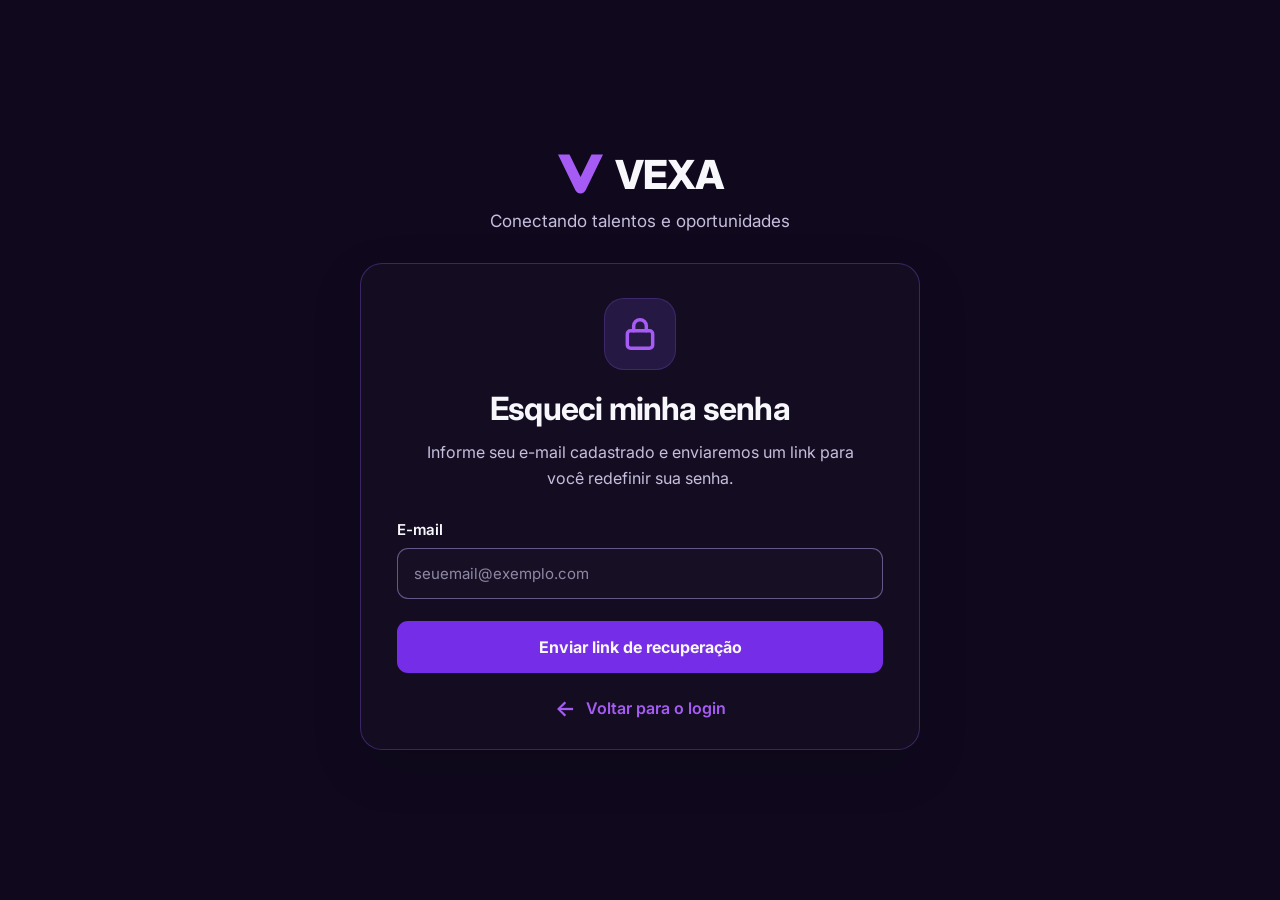
<file: senha/esqueci_senha.html>
<!DOCTYPE html>
<html lang="pt-BR">
<head>
  <meta charset="UTF-8">
  <meta name="viewport" content="width=device-width, initial-scale=1.0">
  <title>Esqueci minha senha | VEXA</title>

  <link rel="preconnect" href="https://fonts.googleapis.com">
  <link rel="preconnect" href="https://fonts.gstatic.com" crossorigin>
  <link href="https://fonts.googleapis.com/css2?family=Inter:wght@400;500;600;700;800&display=swap" rel="stylesheet">
  <script src="../../js/esqueciSenha.js" defer></script>
  <link rel="stylesheet" href="../../css/esqueciSenha.css">
</head>

<body>
  <main class="container">
    <header class="cabecalho">
      <div class="marca" aria-label="VEXA">
        <svg class="simbolo-marca" viewBox="0 0 49 49" aria-hidden="true">
          <path
            d="M2 4.5H13.5L24.5 27L35.5 4.5H47L30 39.5C28.8 42 26.8 43.5 24.5 43.5C22.2 43.5 20.2 42 19 39.5L2 4.5Z"
            fill="currentColor"
          />
        </svg>
        <span>VEXA</span>
      </div>

      <p class="marca-descricao">Conectando talentos e oportunidades</p>
    </header>

    <section class="card">
      <div class="icone-cadeado" aria-hidden="true">
        <svg viewBox="0 0 24 24">
          <rect x="4" y="10" width="16" height="11" rx="2"></rect>
          <path d="M8 10V7a4 4 0 0 1 8 0v3"></path>
        </svg>
      </div>

      <h2>Esqueci minha senha</h2>

      <p class="descricao">
        Informe seu e-mail cadastrado e enviaremos um link para você redefinir sua senha.
      </p>

      <form id="formRecuperacao">
        <div class="campo">
          <label for="email">E-mail</label>
          <input
            type="email"
            id="email"
            name="email"
            placeholder="seuemail@exemplo.com"
            autocomplete="email"
            required
          >
        </div>

        <button type="submit" class="botao">
          Enviar link de recuperação
        </button>
      </form>

      <a class="voltar-login" id="linkLogin" href="login.html?tipo=freelancer">
        <span class="seta" aria-hidden="true">←</span>
        Voltar para o login
      </a>
    </section>
  </main>
</body>
</html>
</file>
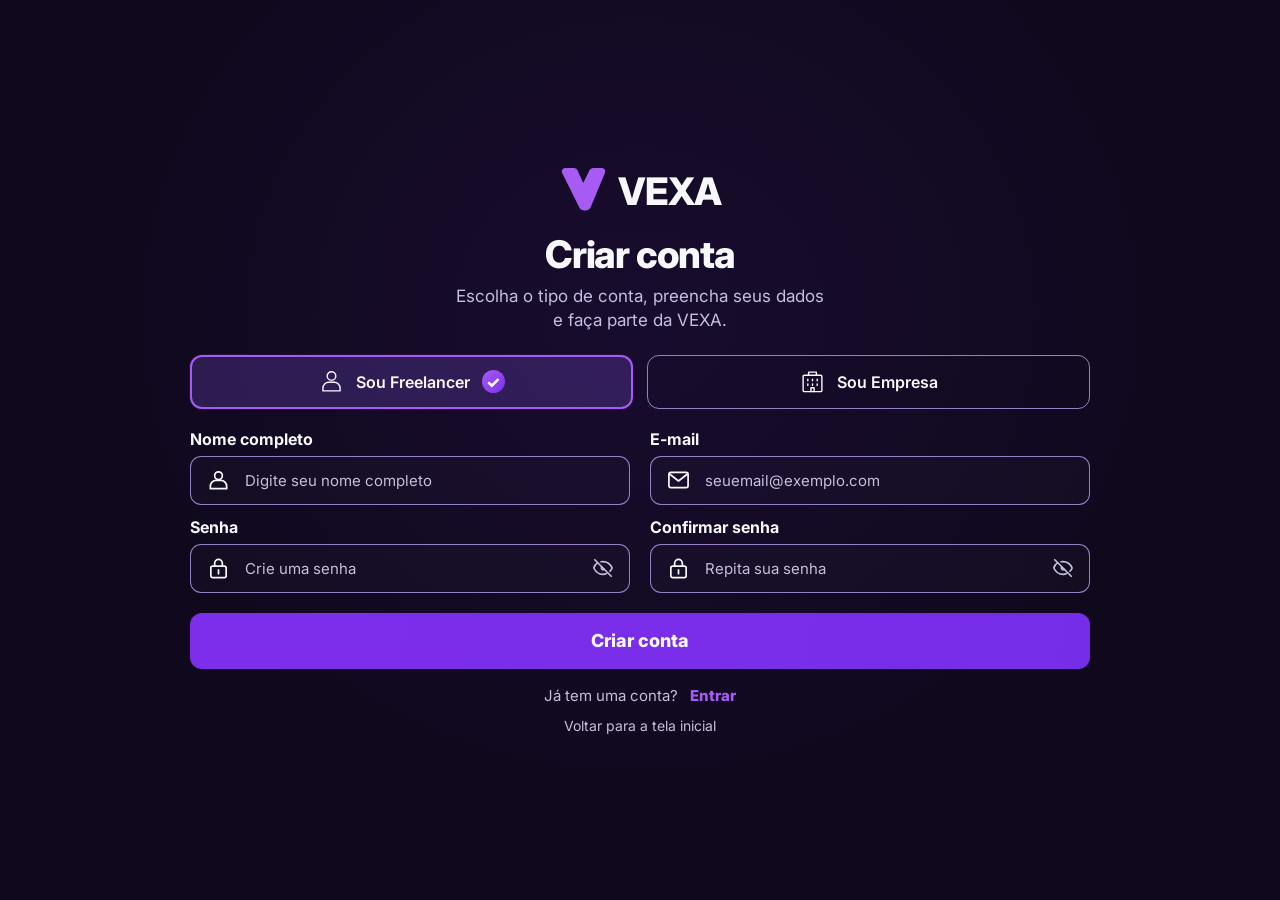
<file: pages/empresa/cadastroEmpresa.html>
<!DOCTYPE html>
<html lang="pt-BR">
<head>
  <meta charset="UTF-8">
  <meta name="viewport" content="width=device-width, initial-scale=1.0">
  <title>Criar conta | VEXA</title>

  <link rel="preconnect" href="https://fonts.googleapis.com">
  <link rel="preconnect" href="https://fonts.gstatic.com" crossorigin>
  <link href="https://fonts.googleapis.com/css2?family=Inter:wght@400;500;600;700;800&display=swap" rel="stylesheet">
  <link rel="stylesheet" href="../../css/cadastroEmpresa.css">
  <script src="../../js/cadastroEmpresa.js" defer></script>
</head>

<body>
  <main class="cadastro-container">

    <div class="marca" aria-label="VEXA">
      <svg class="simbolo-marca" viewBox="0 0 48 48" aria-hidden="true">
        <path
          d="M3 6.5C2.1 4.2 3.8 2 6.4 2h8.1c1.7 0 3.1 1 3.8 2.5l5.4 12.1 6.1-12.2C30.5 2.9 32 2 33.7 2h8c2.6 0 4.3 2.2 3.4 4.5L31 40.5c-.8 1.8-2.5 3-4.5 3h-2.2c-2 0-3.7-1.2-4.5-3L3 6.5Z"
          fill="currentColor"
        />
      </svg>
      <span>VEXA</span>
    </div>

    <header class="cabecalho">
      <h1>Criar conta</h1>
      <p class="descricao">
        Escolha o tipo de conta, preencha seus dados<br>
        e faça parte da VEXA.
      </p>
    </header>

    <div class="seletor-perfil" role="group" aria-label="Tipo de conta">
      <button
        type="button"
        class="perfil-botao"
        id="perfilFreelancer"
        aria-pressed="true"
      >
        <svg viewBox="0 0 32 32" aria-hidden="true">
          <circle cx="16" cy="9" r="5.5"></circle>
          <path d="M5 28v-3.5c0-4.2 3.4-7.5 7.5-7.5h7c4.1 0 7.5 3.3 7.5 7.5V28Z"></path>
        </svg>
        <span>Sou Freelancer</span>
        <span class="perfil-check" aria-hidden="true">✓</span>
      </button>

      <button
        type="button"
        class="perfil-botao"
        id="perfilEmpresa"
        aria-pressed="false"
      >
        <svg viewBox="0 0 32 32" aria-hidden="true">
          <rect x="4" y="8" width="24" height="21" rx="1.5"></rect>
          <path d="M11 8V4h10v4M10 13v2M16 13v2M22 13v2M10 19v2M16 19v2M22 19v2M14 29v-5h4v5"></path>
        </svg>
        <span>Sou Empresa</span>
        <span class="perfil-check" aria-hidden="true">✓</span>
      </button>
    </div>

    <form id="formCadastro">
      <div id="camposPerfil"></div>

      <button type="submit" class="botao-criar">Criar conta</button>
    </form>

    <p class="login-link">
      Já tem uma conta?
      <a id="linkLogin" href="login.html?tipo=freelancer">Entrar</a>
    </p>

    <a class="voltar" href="index.html">Voltar para a tela inicial</a>
  </main>
</body>
</html>
</file>
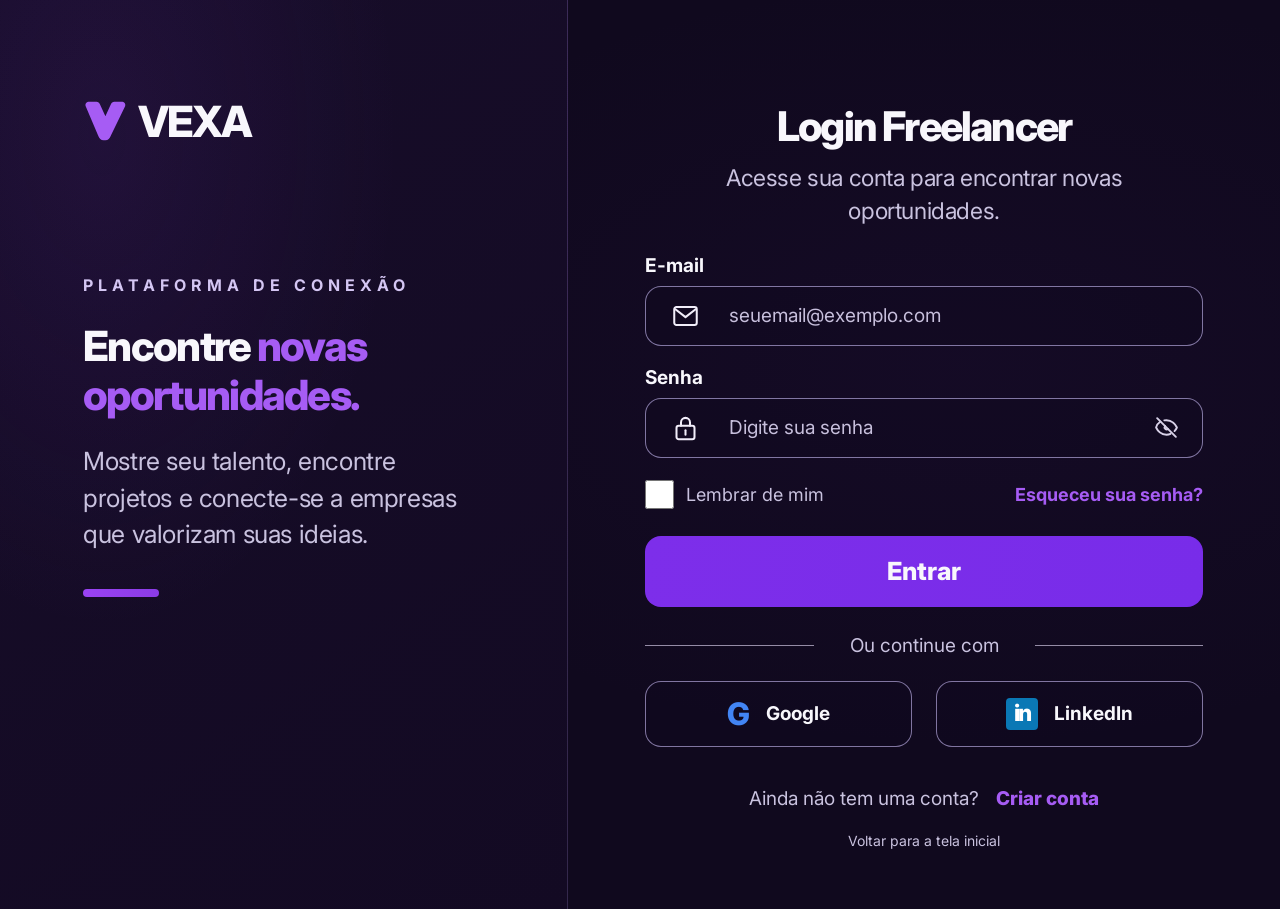
<file: pages/freelancer/loginFreelancer.html>
<!DOCTYPE html>
<html lang="pt-BR">
<head>
  <meta charset="UTF-8">
  <meta name="viewport" content="width=device-width, initial-scale=1.0">
  <title>Login | VEXA</title>

  <link rel="preconnect" href="https://fonts.googleapis.com">
  <link rel="preconnect" href="https://fonts.gstatic.com" crossorigin>
  <link href="https://fonts.googleapis.com/css2?family=Inter:wght@400;500;600;700;800&display=swap" rel="stylesheet">
  <link rel="stylesheet" href="../../css/loginFreelancer.css">
  <script src="../../js/loginFreelancer.js" defer></script>
</head>

<body>
  <main class="pagina">

    <section class="painel-apresentacao">
      <div class="marca">
        <svg class="simbolo-marca" viewBox="0 0 48 48" aria-hidden="true">
          <path d="M3 7C2 4 4 2 7 2h8c2 0 3 1 4 3l6 13 6-13c1-2 2-3 4-3h8c3 0 5 2 4 5L31 40c-1 3-3 5-6 5h-2c-3 0-5-2-6-5L3 7Z" fill="currentColor"/>
        </svg>
        <span>VEXA</span>
      </div>

      <div class="conteudo-apresentacao">
        <p class="etiqueta">Plataforma de conexão</p>

        <h1 id="tituloApresentacao">
          Encontre os <span>profissionais certos.</span>
        </h1>

        <p class="descricao" id="descricaoApresentacao">
          Publique projetos, monte sua equipe e transforme ideias em resultados com a VEXA.
        </p>

        <div class="linha-decorativa"></div>
      </div>
    </section>

    <section class="painel-login">
      <form class="formulario" id="loginForm">
        <div class="cabecalho-formulario">
          <h2 id="tituloLogin">Login Empresa</h2>
          <p class="subtitulo" id="subtituloLogin">
            Acesse sua conta para encontrar talentos e gerenciar seus projetos.
          </p>
        </div>

        <div class="campo">
          <label for="email" id="labelEmail">E-mail corporativo</label>

          <div class="campo-controle">
            <svg class="campo-icone" viewBox="0 0 24 24" fill="none" aria-hidden="true">
              <rect x="2" y="4" width="20" height="16" rx="2" stroke="currentColor" stroke-width="1.8"/>
              <path d="m3 6 9 7 9-7" stroke="currentColor" stroke-width="1.8" stroke-linecap="round" stroke-linejoin="round"/>
            </svg>

            <input
              type="email"
              id="email"
              placeholder="seuemail@empresa.com"
              autocomplete="email"
              required
            >
          </div>
        </div>

        <div class="campo">
          <label for="senha">Senha</label>

          <div class="campo-controle">
            <svg class="campo-icone" viewBox="0 0 24 24" fill="none" aria-hidden="true">
              <rect x="4" y="10" width="16" height="12" rx="2" stroke="currentColor" stroke-width="1.8"/>
              <path d="M8 10V7a4 4 0 0 1 8 0v3" stroke="currentColor" stroke-width="1.8" stroke-linecap="round"/>
              <path d="M12 14v4" stroke="currentColor" stroke-width="1.8" stroke-linecap="round"/>
            </svg>

            <input
              type="password"
              id="senha"
              placeholder="Digite sua senha"
              autocomplete="current-password"
              required
            >

            <button
              type="button"
              class="alternar-senha"
              id="alternarSenha"
              aria-label="Mostrar senha"
              title="Mostrar senha"
            >
              <svg viewBox="0 0 24 24" fill="none" aria-hidden="true">
                <path d="M3 3 21 21" stroke="currentColor" stroke-width="1.8" stroke-linecap="round"/>
                <path d="M10.6 10.6a2 2 0 0 0 2.8 2.8" stroke="currentColor" stroke-width="1.8" stroke-linecap="round"/>
                <path d="M9.9 5.2A10.8 10.8 0 0 1 12 5c5.2 0 8.7 4.2 10 7-0.5 1.1-1.3 2.3-2.3 3.4M6.2 6.2C3.9 7.7 2.5 10 2 12c1.3 2.8 4.8 7 10 7 1.4 0 2.7-.3 3.8-.9" stroke="currentColor" stroke-width="1.8" stroke-linecap="round" stroke-linejoin="round"/>
              </svg>
            </button>
          </div>
        </div>

        <div class="opcoes-login">
          <label class="lembrar">
            <input type="checkbox" id="lembrar">
            <span>Lembrar de mim</span>
          </label>

          <a href="#" id="esqueciSenha">Esqueceu sua senha?</a>
        </div>

        <button type="submit" class="botao-entrar">Entrar</button>

        <div class="divisor">Ou continue com</div>

        <div class="botoes-sociais">
          <button type="button" class="botao-social" data-social="Google">
            <span class="social-google" aria-hidden="true">G</span>
            Google
          </button>

          <button type="button" class="botao-social" data-social="LinkedIn">
            <span class="social-linkedin" aria-hidden="true">in</span>
            LinkedIn
          </button>
        </div>

        <p class="cadastro">
          Ainda não tem uma conta?
          <a id="linkCadastro" href="cadastro.html?tipo=empresa">Criar conta</a>
        </p>

        <a class="voltar" href="index.html">Voltar para a tela inicial</a>
      </form>
    </section>

  </main>

</body>
</html>
</file>
<file: css/esqueciSenha.css>
:root {
      --fundo: #10091e;
      --fundo-card: rgba(255, 255, 255, 0.018);
      --principal: #762de8;
      --destaque: #a65cf4;
      --suave: #c5aeff;
      --texto: #f8f7fc;
      --texto-suave: #c5bedc;
      --borda: rgba(134, 87, 232, 0.34);
      --campo: rgba(255, 255, 255, 0.015);
    }

    * {
      box-sizing: border-box;
      margin: 0;
      padding: 0;
    }

    body {
      min-height: 100vh;
      min-height: 100svh;
      display: flex;
      align-items: center;
      justify-content: center;
      padding: 32px 20px;
      background: var(--fundo);
      color: var(--texto);
      font-family: "Inter", sans-serif;
    }

    button,
    input {
      font: inherit;
    }

    .container {
      width: 100%;
      max-width: 560px;
      margin: auto;
    }

    /* Cabeçalho e marca */
    .cabecalho {
      text-align: center;
      margin-bottom: 28px;
    }

    .marca {
      display: flex;
      align-items: center;
      justify-content: center;
      gap: 10px;
      color: var(--texto);
      font-size: 40px;
      font-weight: 800;
      line-height: 1;
      letter-spacing: -1.2px;
    }

    .simbolo-marca {
      width: 49px;
      height: 49px;
      color: var(--destaque);
      flex: 0 0 auto;
    }

    .marca-descricao {
      margin-top: 10px;
      color: var(--texto-suave);
      font-size: 17px;
      font-weight: 400;
      line-height: 1.5;
    }

    /* Cartão de recuperação */
    .card {
      padding: 34px 36px 30px;
      border: 1px solid var(--borda);
      border-radius: 22px;
      background: var(--fundo-card);
      box-shadow: 0 18px 50px rgba(0, 0, 0, 0.16);
    }

    .icone-cadeado {
      width: 72px;
      height: 72px;
      display: flex;
      align-items: center;
      justify-content: center;
      margin: 0 auto 20px;
      border: 1px solid rgba(134, 87, 232, 0.24);
      border-radius: 20px;
      background: rgba(134, 87, 232, 0.16);
    }

    .icone-cadeado svg {
      width: 38px;
      height: 38px;
      fill: none;
      stroke: var(--destaque);
      stroke-width: 2.2;
      stroke-linecap: round;
      stroke-linejoin: round;
    }

    .card h2 {
      margin-bottom: 12px;
      font-size: clamp(27px, 4vw, 32px);
      font-weight: 700;
      line-height: 1.2;
      letter-spacing: -0.8px;
      text-align: center;
    }

    .descricao {
      max-width: 450px;
      margin: 0 auto 28px;
      color: var(--texto-suave);
      font-size: 16px;
      line-height: 1.6;
      text-align: center;
    }

    .campo {
      margin-bottom: 22px;
    }

    .campo label {
      display: block;
      margin-bottom: 9px;
      font-size: 15px;
      font-weight: 600;
    }

    .campo input {
      width: 100%;
      padding: 15px 16px;
      border: 1px solid rgba(197, 174, 255, 0.45);
      border-radius: 11px;
      outline: none;
      background: var(--campo);
      color: var(--texto);
      font-size: 15px;
      transition: border-color 0.2s, box-shadow 0.2s;
    }

    .campo input::placeholder {
      color: #8f88a5;
    }

    .campo input:focus {
      border-color: var(--destaque);
      box-shadow: 0 0 0 3px rgba(166, 92, 244, 0.14);
    }

    .botao {
      width: 100%;
      padding: 16px 18px;
      border: 0;
      border-radius: 11px;
      background: var(--principal);
      color: var(--texto);
      font-size: 16px;
      font-weight: 700;
      cursor: pointer;
      transition: transform 0.2s, filter 0.2s;
    }

    .botao:hover {
      transform: translateY(-2px);
      filter: brightness(1.12);
    }

    .botao:focus-visible,
    .voltar-login:focus-visible {
      outline: 2px solid var(--suave);
      outline-offset: 4px;
    }

    .voltar-login {
      display: flex;
      align-items: center;
      justify-content: center;
      gap: 10px;
      margin-top: 24px;
      color: var(--destaque);
      font-size: 16px;
      font-weight: 600;
      text-align: center;
      text-decoration: none;
      transition: color 0.2s;
    }

    .voltar-login:hover {
      color: var(--suave);
    }

    .seta {
      font-size: 22px;
      line-height: 1;
    }

    @media (max-width: 600px) {
      body {
        padding: 24px 16px;
      }

      .container {
        max-width: 440px;
      }

      .cabecalho {
        margin-bottom: 22px;
      }

      .marca {
        gap: 8px;
        font-size: 34px;
      }

      .simbolo-marca {
        width: 42px;
        height: 42px;
      }

      .marca-descricao {
        margin-top: 8px;
        font-size: 14px;
      }

      .card {
        padding: 28px 22px 26px;
        border-radius: 18px;
      }

      .icone-cadeado {
        width: 62px;
        height: 62px;
        margin-bottom: 17px;
        border-radius: 17px;
      }

      .icone-cadeado svg {
        width: 33px;
        height: 33px;
      }

      .card h2 {
        font-size: 27px;
      }

      .descricao {
        margin-bottom: 24px;
        font-size: 14px;
      }

      .campo label {
        font-size: 14px;
      }

      .campo input,
      .botao {
        font-size: 14px;
      }

      .voltar-login {
        margin-top: 22px;
        font-size: 14px;
      }
    }

    @media (max-width: 360px) {
      .marca {
        font-size: 30px;
      }

      .simbolo-marca {
        width: 37px;
        height: 37px;
      }

      .card {
        padding: 25px 18px;
      }

      .card h2 {
        font-size: 24px;
      }
    }
</file>
<file: css/cadastroEmpresa.css>
:root {
      --fundo: #10091e;
      --fundo-card: rgba(255, 255, 255, 0.018);
      --principal: #762de8;
      --destaque: #a65cf4;
      --suave: #c5aeff;
      --texto: #f8f7fc;
      --texto-suave: #c5bedc;
      --borda: rgba(134, 87, 232, 0.34);
      --borda-campo: rgba(197, 174, 255, 0.72);
    }

    * {
      box-sizing: border-box;
      margin: 0;
      padding: 0;
    }

    body {
      min-height: 100vh;
      min-height: 100svh;
      display: flex;
      align-items: center;
      justify-content: center;
      padding: 24px;
      background:
        radial-gradient(ellipse at 50% 35%, rgba(118, 45, 232, 0.08), transparent 58%),
        var(--fundo);
      color: var(--texto);
      font-family: "Inter", sans-serif;
    }

    button,
    input {
      font: inherit;
    }

    a {
      color: var(--destaque);
      text-decoration: none;
    }

    a:hover {
      color: var(--suave);
    }

    .cadastro-container {
      width: 100%;
      max-width: 900px;
      margin: auto;
    }

    /* Logo */

    .marca {
      display: flex;
      align-items: center;
      justify-content: center;
      gap: 10px;
      margin-bottom: 18px;
      color: var(--texto);
      font-size: 38px;
      font-weight: 800;
      line-height: 1;
      letter-spacing: -1.2px;
    }

    .simbolo-marca {
      width: 49px;
      height: 49px;
      color: var(--destaque);
      flex: 0 0 auto;
    }

    /* Cabeçalho */

    .cabecalho {
      margin-bottom: 22px;
      text-align: center;
    }

    .cabecalho h1 {
      margin-bottom: 8px;
      font-size: 38px;
      font-weight: 800;
      line-height: 1.12;
      letter-spacing: -1.2px;
    }

    .descricao {
      max-width: 500px;
      margin: 0 auto;
      color: var(--texto-suave);
      font-size: 17px;
      line-height: 1.45;
    }

    /* Seletor de perfil */

    .seletor-perfil {
      display: grid;
      grid-template-columns: 1fr 1fr;
      gap: 14px;
      margin-bottom: 20px;
    }

    .perfil-botao {
      min-height: 54px;
      display: flex;
      align-items: center;
      justify-content: center;
      gap: 12px;
      padding: 10px 16px;
      border: 1.5px solid var(--borda-campo);
      border-radius: 12px;
      background: transparent;
      color: var(--texto);
      font-size: 16px;
      font-weight: 600;
      cursor: pointer;
      transition: border-color 0.2s, background 0.2s;
    }

    .perfil-botao svg {
      width: 25px;
      height: 25px;
      flex: 0 0 auto;
      fill: none;
      stroke: currentColor;
      stroke-width: 1.8;
      stroke-linecap: round;
      stroke-linejoin: round;
    }

    .perfil-botao[aria-pressed="true"] {
      border: 2px solid var(--destaque);
      background: rgba(134, 87, 232, 0.24);
      box-shadow: 0 0 0 1px rgba(166, 92, 244, 0.1);
    }

    .perfil-botao:hover {
      border-color: var(--destaque);
    }

    .perfil-check {
      display: none;
      width: 23px;
      height: 23px;
      align-items: center;
      justify-content: center;
      border-radius: 50%;
      background: linear-gradient(135deg, #a65cf4, #7b31e9);
      color: white;
      font-size: 16px;
      font-weight: 800;
      line-height: 1;
    }

    .perfil-botao[aria-pressed="true"] .perfil-check {
      display: inline-flex;
    }

    /* Campos em duas colunas */

    #camposPerfil {
      display: grid;
      grid-template-columns: repeat(2, minmax(0, 1fr));
      column-gap: 20px;
      row-gap: 12px;
    }

    .campo {
      min-width: 0;
    }

    .campo label {
      display: block;
      margin-bottom: 7px;
      color: var(--texto);
      font-size: 16px;
      font-weight: 700;
    }

    .campo-controle {
      position: relative;
    }

    .campo-icone {
      position: absolute;
      top: 50%;
      left: 17px;
      width: 23px;
      height: 23px;
      color: var(--texto);
      transform: translateY(-50%);
      pointer-events: none;
    }

    .campo input {
      width: 100%;
      height: 49px;
      padding: 0 52px 0 54px;
      border: 1.5px solid var(--borda-campo);
      border-radius: 11px;
      outline: none;
      background: var(--fundo-card);
      color: var(--texto);
      font-size: 15px;
      transition: border-color 0.2s, box-shadow 0.2s;
    }

    .campo input::placeholder {
      color: var(--texto-suave);
      opacity: 1;
    }

    .campo input:focus {
      border-color: var(--destaque);
      box-shadow: 0 0 0 3px rgba(166, 92, 244, 0.13);
    }

    .alternar-senha {
      position: absolute;
      top: 50%;
      right: 13px;
      display: grid;
      place-items: center;
      width: 28px;
      height: 28px;
      padding: 0;
      border: 0;
      background: transparent;
      color: var(--texto-suave);
      cursor: pointer;
      transform: translateY(-50%);
    }

    .alternar-senha svg {
      width: 22px;
      height: 22px;
    }

    /* Botão e links */

    .botao-criar {
      width: 100%;
      min-height: 56px;
      margin-top: 20px;
      padding: 14px 20px;
      border: 0;
      border-radius: 12px;
      background: linear-gradient(100deg, #7d2eea 0%, #762de8 100%);
      color: var(--texto);
      font-size: 18px;
      font-weight: 800;
      cursor: pointer;
      transition: filter 0.2s, transform 0.2s;
    }

    .botao-criar:hover {
      filter: brightness(1.12);
      transform: translateY(-1px);
    }

    .login-link {
      margin-top: 17px;
      color: var(--texto-suave);
      text-align: center;
      font-size: 15px;
    }

    .login-link a {
      margin-left: 8px;
      font-weight: 800;
    }

    .voltar {
      display: block;
      margin-top: 12px;
      color: var(--texto-suave);
      text-align: center;
      font-size: 14px;
    }

    .voltar:hover {
      color: var(--destaque);
    }

    /* Telas menores */

    @media (max-width: 700px) {
      body {
        align-items: flex-start;
        padding: 28px 20px;
      }

      .cadastro-container {
        max-width: 520px;
      }

      .marca {
        margin-bottom: 18px;
        font-size: 34px;
      }

      .simbolo-marca {
        width: 42px;
        height: 42px;
      }

      .cabecalho {
        margin-bottom: 22px;
      }

      .cabecalho h1 {
        font-size: 34px;
      }

      .descricao {
        font-size: 16px;
      }

      #camposPerfil {
        grid-template-columns: 1fr;
        row-gap: 13px;
      }

      .seletor-perfil {
        gap: 10px;
      }

      .perfil-botao {
        gap: 8px;
        padding: 10px;
        font-size: 14px;
      }

      .perfil-botao svg {
        width: 22px;
        height: 22px;
      }

      .campo label {
        font-size: 15px;
      }
    }

    @media (max-width: 380px) {
      body {
        padding: 24px 16px;
      }

      .seletor-perfil {
        grid-template-columns: 1fr;
      }

      .perfil-botao {
        justify-content: flex-start;
        padding-left: 18px;
      }

      .perfil-check {
        margin-left: auto;
      }
    }

    /* Ajuste para telas baixas, mantendo o layout maior */

    @media (min-width: 701px) and (max-height: 800px) {
      body {
        padding-top: 16px;
        padding-bottom: 16px;
      }

      .marca {
        margin-bottom: 12px;
        font-size: 34px;
      }

      .simbolo-marca {
        width: 42px;
        height: 42px;
      }

      .cabecalho {
        margin-bottom: 16px;
      }

      .cabecalho h1 {
        font-size: 34px;
      }

      .descricao {
        font-size: 16px;
      }

      .seletor-perfil {
        margin-bottom: 15px;
      }

      #camposPerfil {
        row-gap: 9px;
      }

      .campo label {
        margin-bottom: 5px;
        font-size: 14px;
      }

      .campo input {
        height: 45px;
      }

      .botao-criar {
        min-height: 50px;
        margin-top: 15px;
        padding: 12px 18px;
      }

      .login-link {
        margin-top: 12px;
      }

      .voltar {
        margin-top: 8px;
      }
    }
</file>
<file: css/loginFreelancer.css>
:root {
      --fundo: #10091e;
      --painel-esquerdo: #160d28;
      --principal: #742de8;
      --destaque: #a65cf4;
      --texto: #f8f7fc;
      --texto-suave: #c9c2df;
      --borda: rgba(211, 196, 255, 0.58);
      --borda-suave: rgba(197, 174, 255, 0.18);
    }

    * {
      box-sizing: border-box;
      margin: 0;
      padding: 0;
    }

    body {
      min-height: 100vh;
      min-height: 100svh;
      background: var(--fundo);
      color: var(--texto);
      font-family: "Inter", sans-serif;
    }

    button,
    input {
      font: inherit;
    }

    a {
      color: var(--destaque);
      text-decoration: none;
    }

    a:hover {
      color: #c08aff;
    }

    .pagina {
      min-height: 100vh;
      min-height: 100svh;
      display: grid;
      grid-template-columns: 44.4% 55.6%;
      background:
        radial-gradient(ellipse at 75% 40%, rgba(67, 28, 112, 0.09), transparent 50%),
        var(--fundo);
    }

    /* Painel esquerdo */

    .painel-apresentacao {
      position: relative;
      display: flex;
      flex-direction: column;
      padding: 100px clamp(48px, 6.5vw, 104px);
      border-right: 1px solid var(--borda-suave);
      background:
        radial-gradient(ellipse at 18% 15%, rgba(111, 48, 181, 0.12), transparent 45%),
        linear-gradient(145deg, #170d29 0%, #130a23 100%);
    }

    .marca {
      display: flex;
      align-items: center;
      gap: 12px;
      color: var(--texto);
      font-size: 43px;
      font-weight: 800;
      letter-spacing: -2px;
      line-height: 1;
    }

    .simbolo-marca {
      width: 43px;
      height: 43px;
      color: var(--destaque);
      flex: 0 0 auto;
    }

    .conteudo-apresentacao {
      margin-top: 132px;
    }

    .etiqueta {
      margin-bottom: 27px;
      color: #d4c6f3;
      font-size: 16px;
      font-weight: 700;
      letter-spacing: 5px;
      text-transform: uppercase;
    }

    .painel-apresentacao h1 {
      max-width: 570px;
      margin-bottom: 24px;
      font-size: clamp(38px, 3.25vw, 52px);
      font-weight: 800;
      line-height: 1.17;
      letter-spacing: -1.7px;
    }

    .painel-apresentacao h1 span {
      color: var(--destaque);
    }

    .descricao {
      max-width: 500px;
      color: var(--texto-suave);
      font-size: 25px;
      line-height: 1.45;
      letter-spacing: -0.4px;
    }

    .linha-decorativa {
      width: 76px;
      height: 8px;
      margin-top: 37px;
      border-radius: 20px;
      background: linear-gradient(90deg, #9a43f3, #8b3be6);
    }

    /* Painel direito */

    .painel-login {
      display: flex;
      justify-content: center;
      align-items: flex-start;
      padding: 104px clamp(44px, 6vw, 96px) 60px;
    }

    .formulario {
      width: 100%;
      max-width: 610px;
    }

    .cabecalho-formulario {
      margin-bottom: 25px;
      text-align: center;
    }

    .formulario h2 {
      margin-bottom: 12px;
      font-size: clamp(36px, 3.2vw, 52px);
      font-weight: 800;
      line-height: 1.12;
      letter-spacing: -1.8px;
    }

    .subtitulo {
      max-width: 520px;
      margin: 0 auto;
      color: var(--texto-suave);
      font-size: 23px;
      line-height: 1.45;
      letter-spacing: -0.4px;
    }

    .campo {
      margin-bottom: 20px;
    }

    .campo label {
      display: block;
      margin-bottom: 9px;
      color: var(--texto);
      font-size: 19px;
      font-weight: 700;
    }

    .campo-controle {
      position: relative;
    }

    .campo-icone {
      position: absolute;
      top: 50%;
      left: 27px;
      width: 27px;
      height: 27px;
      color: #f1edf9;
      transform: translateY(-50%);
      pointer-events: none;
    }

    .campo input {
      width: 100%;
      height: 60px;
      padding: 0 60px 0 83px;
      border: 1.5px solid var(--borda);
      border-radius: 16px;
      outline: none;
      background: rgba(17, 10, 31, 0.22);
      color: var(--texto);
      font-size: 19px;
      transition: border-color 0.2s, box-shadow 0.2s;
    }

    .campo input::placeholder {
      color: #c7bfdc;
      opacity: 1;
    }

    .campo input:focus {
      border-color: var(--destaque);
      box-shadow: 0 0 0 3px rgba(166, 92, 244, 0.13);
    }

    .alternar-senha {
      position: absolute;
      top: 50%;
      right: 22px;
      display: grid;
      place-items: center;
      width: 30px;
      height: 30px;
      padding: 0;
      border: 0;
      background: transparent;
      color: #d8d1e8;
      cursor: pointer;
      transform: translateY(-50%);
    }

    .alternar-senha svg {
      width: 25px;
      height: 25px;
    }

    .opcoes-login {
      display: flex;
      align-items: center;
      justify-content: space-between;
      gap: 16px;
      margin: 22px 0 27px;
      color: var(--texto-suave);
      font-size: 18px;
    }

    .lembrar {
      display: flex;
      align-items: center;
      gap: 12px;
      cursor: pointer;
    }

    .lembrar input {
      width: 29px;
      height: 29px;
      border: 1px solid var(--borda);
      border-radius: 6px;
      accent-color: var(--principal);
      cursor: pointer;
    }

    .opcoes-login > a {
      font-weight: 700;
      white-space: nowrap;
    }

    .botao-entrar {
      width: 100%;
      min-height: 71px;
      padding: 17px 20px;
      border: 0;
      border-radius: 16px;
      background: linear-gradient(100deg, #7d2eea 0%, #782ce9 100%);
      color: var(--texto);
      font-size: 25px;
      font-weight: 800;
      cursor: pointer;
      transition: filter 0.2s, transform 0.2s;
    }

    .botao-entrar:hover {
      filter: brightness(1.12);
      transform: translateY(-1px);
    }

    .divisor {
      display: flex;
      align-items: center;
      gap: 36px;
      margin: 27px 0 24px;
      color: var(--texto-suave);
      font-size: 19px;
      white-space: nowrap;
    }

    .divisor::before,
    .divisor::after {
      content: "";
      flex: 1;
      height: 1px;
      background: rgba(220, 211, 238, 0.65);
    }

    .botoes-sociais {
      display: grid;
      grid-template-columns: 1fr 1fr;
      gap: 24px;
    }

    .botao-social {
      display: flex;
      align-items: center;
      justify-content: center;
      gap: 16px;
      min-height: 66px;
      padding: 12px 18px;
      border: 1.5px solid var(--borda);
      border-radius: 16px;
      background: rgba(17, 10, 31, 0.16);
      color: var(--texto);
      font-size: 19px;
      font-weight: 700;
      cursor: pointer;
      transition: border-color 0.2s, background 0.2s;
    }

    .botao-social:hover {
      border-color: var(--destaque);
      background: rgba(134, 87, 232, 0.08);
    }

    .social-google {
      color: #4285f4;
      font-size: 31px;
      font-weight: 800;
      line-height: 1;
    }

    .social-linkedin {
      display: grid;
      place-items: center;
      width: 32px;
      height: 32px;
      border-radius: 4px;
      background: #0a78b5;
      color: white;
      font-size: 23px;
      font-weight: 800;
      letter-spacing: -2px;
      line-height: 1;
    }

    .cadastro {
      margin-top: 40px;
      color: var(--texto-suave);
      text-align: center;
      font-size: 19px;
    }

    .cadastro a {
      margin-left: 12px;
      font-weight: 800;
    }

    .voltar {
      display: block;
      margin-top: 22px;
      color: var(--texto-suave);
      text-align: center;
      font-size: 14px;
    }

    .voltar:hover {
      color: var(--destaque);
    }

    /* Ajustes para telas menores */

    @media (max-width: 1100px) {
      .pagina {
        grid-template-columns: 42% 58%;
      }

      .painel-apresentacao {
        padding: 70px 45px;
      }

      .conteudo-apresentacao {
        margin-top: 100px;
      }

      .etiqueta {
        font-size: 12px;
        letter-spacing: 3px;
      }

      .painel-apresentacao h1 {
        font-size: 38px;
      }

      .descricao {
        font-size: 19px;
      }

      .painel-login {
        padding: 70px 42px 45px;
      }

      .subtitulo {
        font-size: 18px;
      }

      .campo label {
        font-size: 16px;
      }

      .campo input {
        font-size: 16px;
      }

      .opcoes-login,
      .cadastro {
        font-size: 15px;
      }

      .botao-social {
        gap: 10px;
        font-size: 16px;
      }
    }

    @media (max-width: 760px) {
      .pagina {
        grid-template-columns: 1fr;
      }

      .painel-apresentacao {
        padding: 34px 28px 38px;
        border-right: 0;
        border-bottom: 1px solid var(--borda-suave);
      }

      .marca {
        font-size: 34px;
      }

      .simbolo-marca {
        width: 35px;
        height: 35px;
      }

      .conteudo-apresentacao {
        margin-top: 48px;
      }

      .etiqueta {
        margin-bottom: 16px;
      }

      .painel-apresentacao h1 {
        max-width: 560px;
        margin-bottom: 15px;
        font-size: 34px;
      }

      .descricao {
        font-size: 17px;
      }

      .linha-decorativa {
        margin-top: 23px;
      }

      .painel-login {
        padding: 45px 28px 50px;
      }

      .formulario {
        max-width: 610px;
      }

      .formulario h2 {
        font-size: 36px;
      }

      .subtitulo {
        font-size: 17px;
      }
    }

    @media (max-width: 480px) {
      .painel-apresentacao {
        padding: 28px 22px 32px;
      }

      .conteudo-apresentacao {
        margin-top: 38px;
      }

      .etiqueta {
        font-size: 10px;
        letter-spacing: 2px;
      }

      .painel-apresentacao h1 {
        font-size: 30px;
        letter-spacing: -0.8px;
      }

      .descricao {
        font-size: 15px;
      }

      .painel-login {
        padding: 36px 22px 42px;
      }

      .formulario h2 {
        font-size: 31px;
      }

      .subtitulo {
        font-size: 15px;
      }

      .campo label {
        font-size: 14px;
      }

      .campo input {
        height: 54px;
        padding-left: 62px;
        font-size: 14px;
      }

      .campo-icone {
        left: 19px;
        width: 23px;
        height: 23px;
      }

      .alternar-senha {
        right: 14px;
      }

      .opcoes-login {
        align-items: flex-start;
        flex-wrap: wrap;
        font-size: 13px;
      }

      .lembrar input {
        width: 20px;
        height: 20px;
      }

      .botao-entrar {
        min-height: 58px;
        font-size: 19px;
      }

      .divisor {
        gap: 14px;
        font-size: 14px;
      }

      .botoes-sociais {
        gap: 10px;
      }

      .botao-social {
        min-height: 54px;
        padding: 10px;
        font-size: 14px;
      }

      .social-google {
        font-size: 25px;
      }

      .social-linkedin {
        width: 25px;
        height: 25px;
        font-size: 18px;
      }

      .cadastro {
        margin-top: 30px;
        font-size: 14px;
      }

      .cadastro a {
        margin-left: 5px;
      }
    }
</file>
